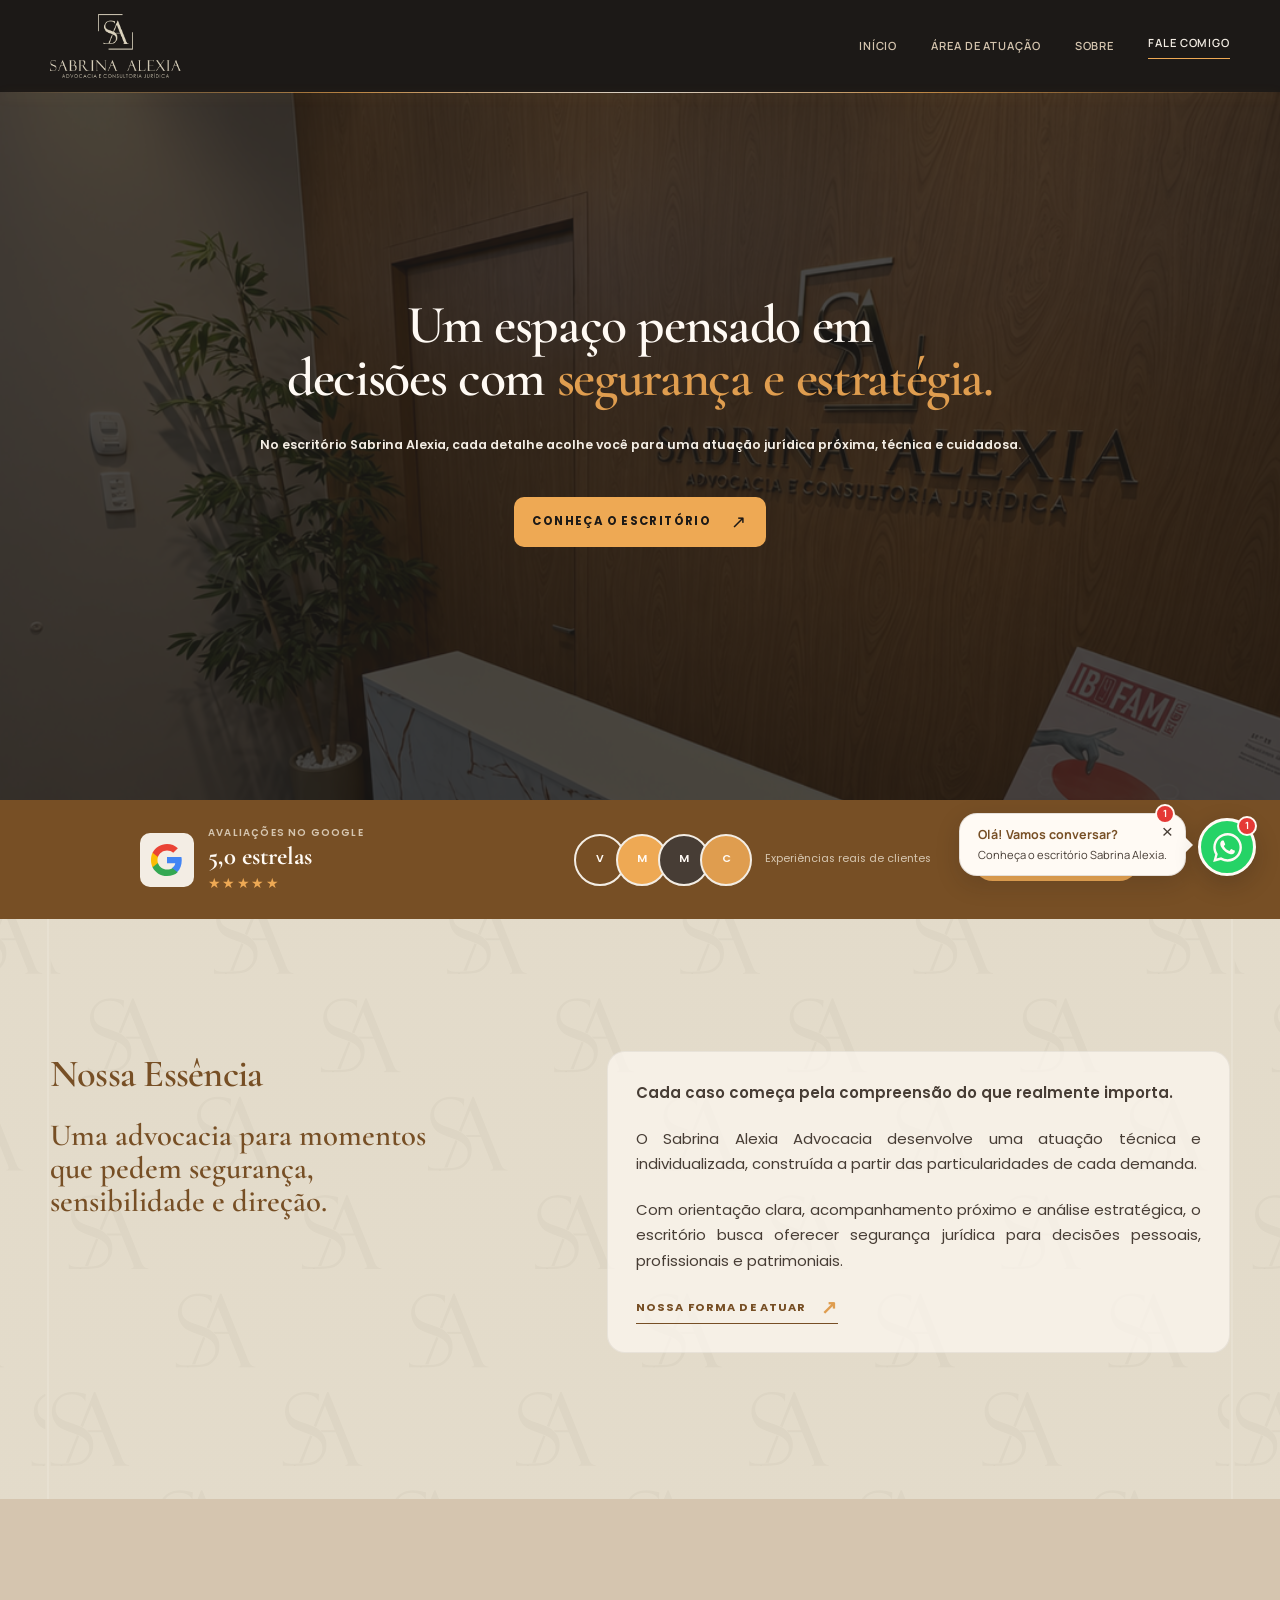
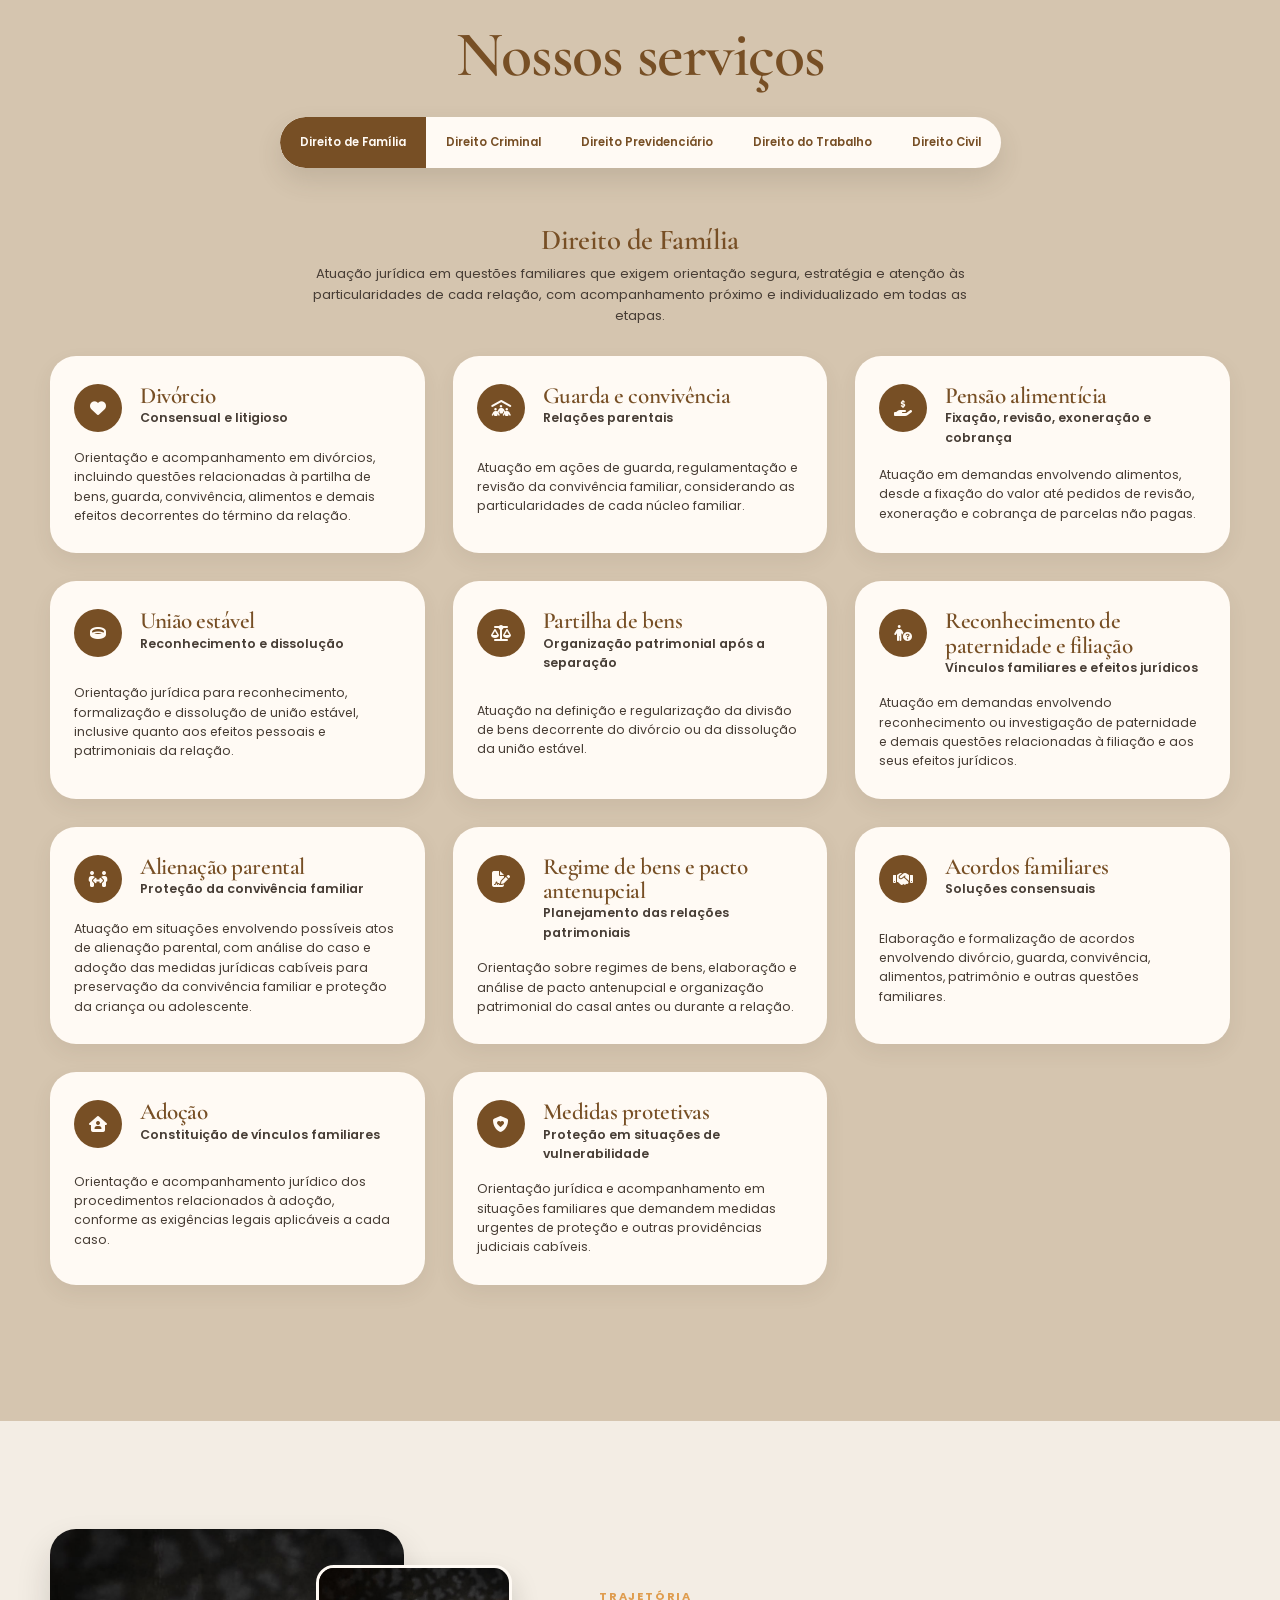
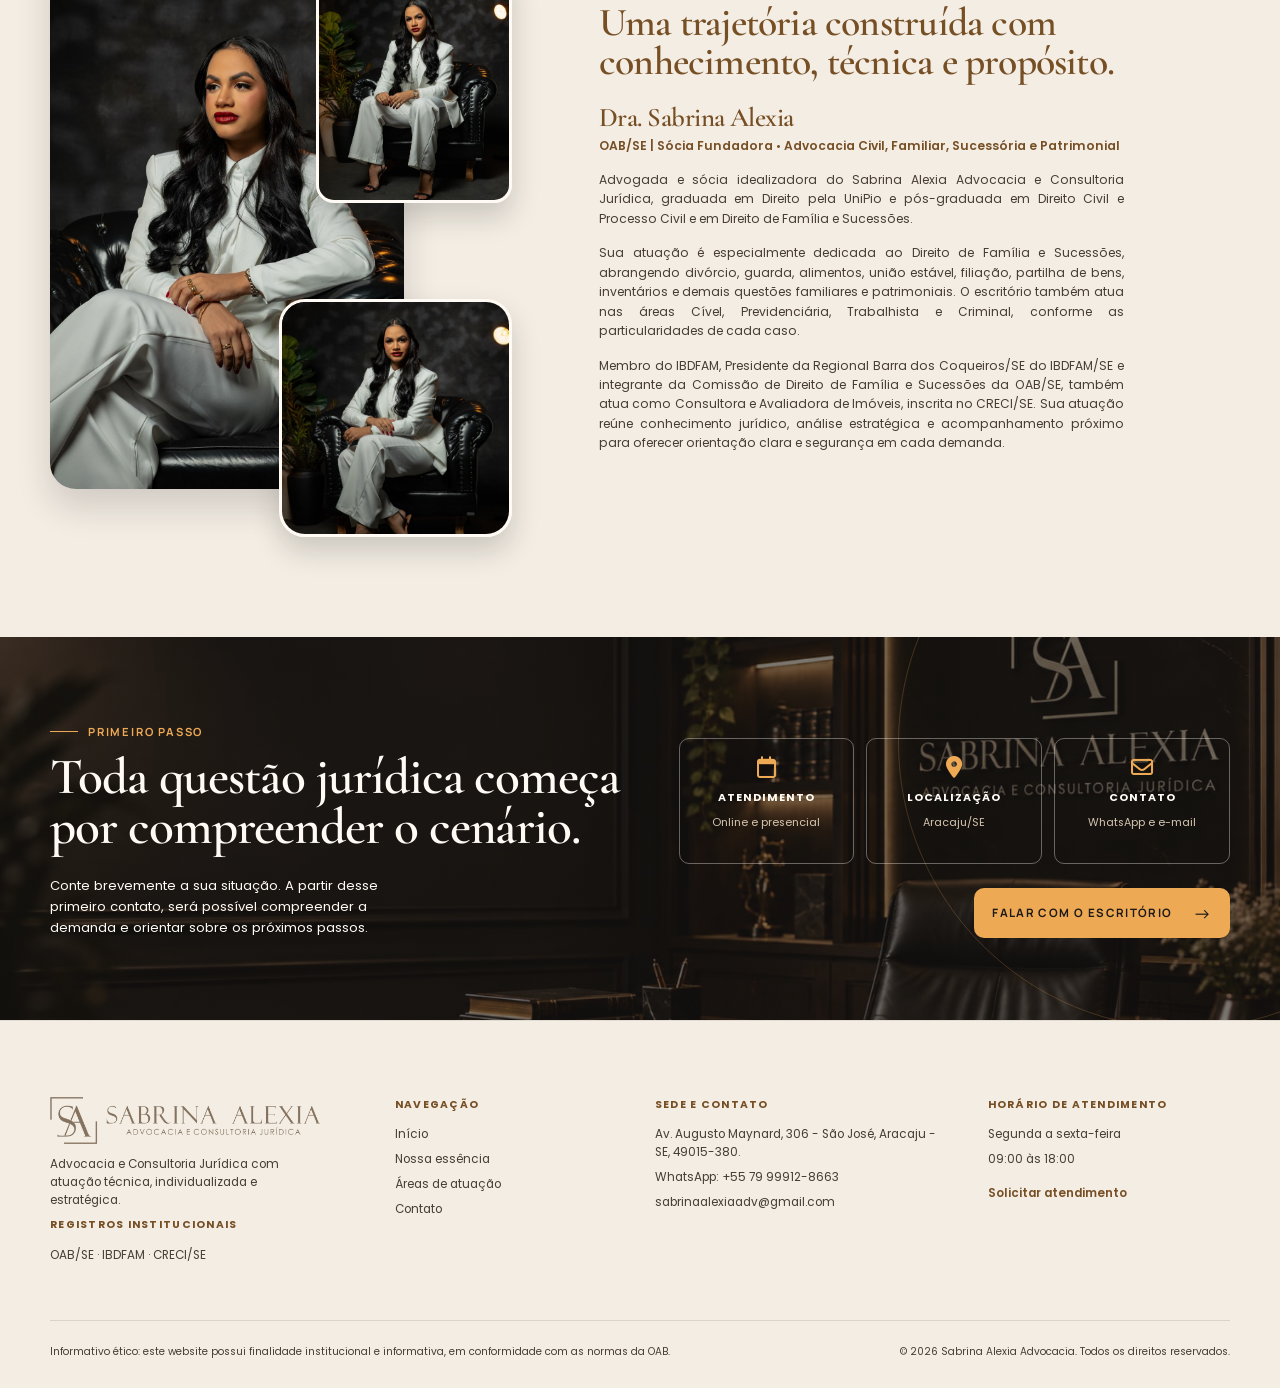
<file: index.html>
<!doctype html>
<html lang="pt-BR">
  <head>
    <meta charset="UTF-8" />
    <meta name="viewport" content="width=device-width, initial-scale=1.0" />
    <meta
      name="description"
      content="Sabrina Alexia Advocacia e Consultoria Jurídica. Atuação estratégica em Direito de Família, Sucessões, Patrimônio e Direito Imobiliário."
    />
    <title>Sabrina Alexia | Advocacia e Consultoria Jurídica</title>
    <link
      rel="icon"
      type="image/png"
      href="assets/images/MARCA D'ÁGUA BEGE PNG.png"
    />
    <link rel="preconnect" href="https://fonts.googleapis.com" />
    <link rel="preconnect" href="https://fonts.gstatic.com" crossorigin />
    <link
      href="https://fonts.googleapis.com/css2?family=Cormorant+Garamond:wght@500;600;700&family=Manrope:wght@400;500;600;700&family=Poppins:wght@400;600&display=swap"
      rel="stylesheet"
    />
    <link
      rel="stylesheet"
      href="https://cdnjs.cloudflare.com/ajax/libs/font-awesome/6.5.2/css/all.min.css"
    />
    <link rel="stylesheet" href="styles.css" />
  </head>
  <body>
    <header class="site-header">
      <div class="container nav">
        <a class="brand" href="#inicio" aria-label="Sabrina Alexia Advocacia, início">
          <img
            class="brand-logo"
            src="assets/images/LOGO C BORDA PNG BEGE.png"
            alt="Sabrina Alexia Advocacia e Consultoria Jurídica"
          />
        </a>
        <nav class="nav-links" aria-label="Navegação principal">
          <a href="#inicio">Início</a>
          <a href="#atuacao">Área De Atuação</a>
          <a href="#sobre">Sobre</a>
          <a class="nav-contact" href="#contato">Fale comigo</a>
        </nav>
      </div>
    </header>

    <main>
      <section class="hero" id="inicio">
        <img
          class="hero-photo"
          src="assets/images/escritório.png"
          alt="Recepção do escritório Sabrina Alexia Advocacia e Consultoria Jurídica"
        />
        <div class="container hero-inner">
          <div class="hero-content">
            <h1>
              Um espaço pensado em<br class="hero-title-break" />
              decisões com <em>segurança e estratégia.</em>
            </h1>
            <p class="hero-description">
              No escritório Sabrina Alexia, cada detalhe acolhe você para uma
              atuação jurídica próxima, técnica e cuidadosa.
            </p>
            <div class="hero-footer">
              <a class="button" href="#contato">Conheça o escritório <span>↗</span></a>
            </div>
          </div>
        </div>
      </section>

      <section class="reviews-highlight" aria-label="Avaliações no Google">
        <div class="container reviews-highlight-inner">
          <div class="reviews-brand">
            <span class="google-icon" aria-hidden="true">
              <svg viewBox="0 0 48 48" role="img">
                <path
                  fill="#4285F4"
                  d="M46.1 24.5c0-1.7-.2-3.3-.5-4.9H24v9.3h12.4c-.5 3-2.2 5.5-4.8 7.2v6h7.8c4.6-4.2 6.7-10.4 6.7-17.6Z"
                />
                <path
                  fill="#34A853"
                  d="M24 48c6.5 0 12-2.1 16-5.8l-7.8-6c-2.1 1.4-4.8 2.2-8.2 2.2-6.3 0-11.7-4.2-13.6-9.9H2.3v6.2C6.2 42.6 14.4 48 24 48Z"
                />
                <path
                  fill="#FBBC05"
                  d="M10.4 28.5c-.5-1.4-.7-2.9-.7-4.5s.3-3.1.7-4.5v-6.2H2.3C.8 16.3 0 20.1 0 24s.8 7.7 2.3 10.7l8.1-6.2Z"
                />
                <path
                  fill="#EA4335"
                  d="M24 9.6c3.6 0 6.8 1.2 9.3 3.6l7-7C36 2.3 30.5 0 24 0 14.4 0 6.2 5.4 2.3 13.3l8.1 6.2C12.3 13.8 17.7 9.6 24 9.6Z"
                />
              </svg>
            </span>
            <div>
              <span class="reviews-kicker">Avaliações no Google</span>
              <strong>5,0 estrelas</strong>
              <span class="reviews-stars" aria-label="Cinco estrelas">★★★★★</span>
            </div>
          </div>
          <div class="reviews-social-proof">
            <div class="review-avatars" aria-hidden="true">
              <span>V</span>
              <span>M</span>
              <span>M</span>
              <span>C</span>
            </div>
            <span>Experiências reais de clientes</span>
          </div>
          <a class="reviews-cta" href="depoimentos/">
            <span>Ver depoimentos</span>
            <i class="fa-solid fa-arrow-right" aria-hidden="true"></i>
          </a>
        </div>
      </section>

      <section class="introduction" id="sobre">
        <div class="container intro-grid">
          <div class="intro-lead-wrap">
            <span class="eyebrow">Nossa Essência</span>
            <p class="intro-lead">
              Uma advocacia para momentos que pedem segurança, sensibilidade e
              direção.
            </p>
          </div>
          <div class="intro-copy">
            <p>
              <strong>Cada caso começa pela compreensão do que realmente importa.</strong>
            </p>
            <p>
              O Sabrina Alexia Advocacia desenvolve uma atuação técnica e
              individualizada, construída a partir das particularidades de cada
              demanda.
            </p>
            <p>
              Com orientação clara, acompanhamento próximo e análise
              estratégica, o escritório busca oferecer segurança jurídica para
              decisões pessoais, profissionais e patrimoniais.
            </p>
            <a class="text-link" href="#contato">Nossa Forma de Atuar <span>↗</span></a>
          </div>
        </div>
      </section>

      <section class="practice" id="atuacao">
        <div class="container">
          <div class="practice-heading">
            <h2>Nossos serviços</h2>
          </div>
          <nav class="practice-tabs" aria-label="Categorias de serviços">
            <a class="is-active" href="#familia" data-category="familia" aria-current="page">Direito de Família</a>
            <a href="#criminal" data-category="criminal">Direito Criminal</a>
            <a href="#previdenciario" data-category="previdenciario">Direito Previdenciário</a>
            <a href="#trabalho" data-category="trabalho">Direito do Trabalho</a>
            <a href="#civil" data-category="civil">Direito Civil</a>
          </nav>
          <div class="practice-focus" aria-live="polite">
            <h3></h3>
            <p></p>
          </div>
          <div class="practice-list" aria-live="polite"></div>
        </div>
      </section>

      <section class="profile">
        <div class="container profile-grid">
          <div class="profile-visual">
            <img
              class="profile-photo"
              src="assets/images/trajetoria/310804b3-5814-4225-b139-f31c59521574.jpg"
              alt="Dra. Sabrina Alexia em seu ambiente profissional"
              loading="lazy"
            />
            <img
              class="profile-detail-photo"
              src="assets/images/trajetoria/2c047bda-2fc9-42ef-afcb-dab165a3ce89.jpg"
              alt="Retrato da Dra. Sabrina Alexia"
              loading="lazy"
            />
            <img
              class="profile-accent-photo"
              src="assets/images/trajetoria/a4f5d063-b96f-4b81-876c-747bbb9be0e1.jpg"
              alt="Dra. Sabrina Alexia em seu ambiente profissional"
              loading="lazy"
            />
          </div>
          <div class="profile-copy">
            <span class="eyebrow">Trajetória</span>
            <h2 class="profile-title">
              Uma trajetória construída com conhecimento, técnica e propósito.
            </h2>
            <h3 class="profile-name">Dra. Sabrina Alexia</h3>
            <p class="profile-role">
              OAB/SE | Sócia Fundadora • Advocacia Civil, Familiar, Sucessória e Patrimonial
            </p>
            <p>
              Advogada e sócia idealizadora do Sabrina Alexia Advocacia e Consultoria Jurídica, graduada em Direito pela UniPio e pós-graduada em Direito Civil e Processo Civil e em Direito de Família e Sucessões.
            </p>
            <p>
              Sua atuação é especialmente dedicada ao Direito de Família e Sucessões, abrangendo divórcio, guarda, alimentos, união estável, filiação, partilha de bens, inventários e demais questões familiares e patrimoniais. O escritório também atua nas áreas Cível, Previdenciária, Trabalhista e Criminal, conforme as particularidades de cada caso.
            </p>
            <p>
              Membro do IBDFAM, Presidente da Regional Barra dos Coqueiros/SE do IBDFAM/SE e integrante da Comissão de Direito de Família e Sucessões da OAB/SE, também atua como Consultora e Avaliadora de Imóveis, inscrita no CRECI/SE. Sua atuação reúne conhecimento jurídico, análise estratégica e acompanhamento próximo para oferecer orientação clara e segurança em cada demanda.
            </p>
          </div>
        </div>
      </section>
      <section class="contact" id="contato">
        <div class="container contact-inner">
          <span class="eyebrow">Primeiro passo</span>
          <div class="contact-layout">
            <div class="contact-copy">
              <h2>Toda questão jurídica começa por compreender o cenário.</h2>
              <p>
                Conte brevemente a sua situação. A partir desse primeiro
                contato, será possível compreender a demanda e orientar sobre
                os próximos passos.
              </p>
            </div>
            <div class="contact-actions">
              <div class="contact-info-grid">
                <div class="contact-info">
                  <i class="fa-regular fa-calendar" aria-hidden="true"></i>
                  <strong>Atendimento</strong>
                  <span>Online e presencial</span>
                </div>
                <div class="contact-info">
                  <i class="fa-solid fa-location-dot" aria-hidden="true"></i>
                  <strong>Localização</strong>
                  <span>Aracaju/SE</span>
                </div>
                <div class="contact-info">
                  <i class="fa-regular fa-envelope" aria-hidden="true"></i>
                  <strong>Contato</strong>
                  <span>WhatsApp e e-mail</span>
                </div>
              </div>
              <a
                class="button contact-button"
                href="https://wa.me/557999128663?text=Ol%C3%A1%2C%20gostaria%20de%20agendar%20um%20atendimento%20com%20o%20escrit%C3%B3rio%20Sabrina%20Alexia."
                target="_blank"
                rel="noopener noreferrer"
              >
                Falar com o escritório <span>→</span>
              </a>
            </div>
          </div>
        </div>
      </section>
    </main>

    <footer>
      <div class="container footer-content">
        <div class="footer-column footer-brand">
          <img
            class="footer-name"
            src="assets/images/LOGO_FOOTER.png"
            alt="Sabrina Alexia Advocacia e Consultoria Jurídica"
          />
          <p class="footer-tagline">
            Advocacia e Consultoria Jurídica com atuação técnica,
            individualizada e estratégica.
          </p>
          <p class="footer-label">Registros institucionais</p>
          <p>OAB/SE · IBDFAM · CRECI/SE</p>
        </div>
        <div class="footer-column">
          <p class="footer-label">Navegação</p>
          <a href="#inicio">Início</a>
          <a href="#sobre">Nossa essência</a>
          <a href="#atuacao">Áreas de atuação</a>
          <a href="#contato">Contato</a>
        </div>
        <div class="footer-column">
          <p class="footer-label">Sede e Contato</p>
          <p>Av. Augusto Maynard, 306 - São José, Aracaju - SE, 49015-380.</p>
          <a href="tel:+5579999128663">WhatsApp: +55 79 99912-8663</a>
          <a href="mailto:sabrinaalexiaadv@gmail.com">
            sabrinaalexiaadv@gmail.com
          </a>
        </div>
        <div class="footer-column">
          <p class="footer-label">Horário de atendimento</p>
          <p>Segunda a sexta-feira</p>
          <p>09:00 às 18:00</p>
          <a class="footer-action" href="#contato">Solicitar atendimento</a>
        </div>
      </div>
      <div class="container footer-bottom">
        <p>
          Informativo ético: este website possui finalidade institucional e
          informativa, em conformidade com as normas da OAB.
        </p>
        <p>© <span id="year"></span> Sabrina Alexia Advocacia. Todos os direitos reservados.</p>
      </div>
    </footer>

    <div class="whatsapp-widget">
      <div
        class="whatsapp-prompt"
      >
        <button class="whatsapp-close" type="button" aria-label="Fechar mensagem">
          ×
        </button>
        <span class="whatsapp-prompt-badge" aria-hidden="true">1</span>
        <a
          href="https://wa.me/557999128663?text=Ol%C3%A1%2C%20gostaria%20de%20conhecer%20melhor%20o%20escrit%C3%B3rio%20Sabrina%20Alexia."
          target="_blank"
          rel="noopener noreferrer"
          aria-label="Conheça o escritório e fale pelo WhatsApp"
        >
          <strong>Olá! Vamos conversar?</strong>
          <span>Conheça o escritório Sabrina Alexia.</span>
        </a>
      </div>
      <a
        class="whatsapp-float"
        href="https://wa.me/557999128663?text=Ol%C3%A1%2C%20gostaria%20de%20conhecer%20melhor%20o%20escrit%C3%B3rio%20Sabrina%20Alexia."
        target="_blank"
        rel="noopener noreferrer"
        aria-label="Fale com o escritório pelo WhatsApp"
        title="Fale conosco pelo WhatsApp"
      >
        <span class="whatsapp-badge" aria-hidden="true">1</span>
        <svg viewBox="0 0 24 24" aria-hidden="true">
          <path d="M20.5 3.5A11.8 11.8 0 0 0 12.08 0C5.55 0 .23 5.31.23 11.85c0 2.09.55 4.13 1.6 5.93L.13 24l6.37-1.67a11.83 11.83 0 0 0 5.58 1.42h.01c6.53 0 11.84-5.31 11.84-11.85 0-3.17-1.23-6.14-3.43-8.4ZM12.09 21.7h-.01a9.83 9.83 0 0 1-5.01-1.37l-.36-.21-3.78.99 1.01-3.69-.23-.38a9.84 9.84 0 1 1 8.38 4.66Zm5.4-7.38c-.3-.15-1.76-.87-2.03-.97-.27-.1-.47-.15-.67.15-.2.3-.77.97-.94 1.17-.17.2-.35.22-.65.07-1.76-.88-2.91-1.57-4.07-3.56-.31-.53.31-.49.89-1.63.1-.2.05-.37-.03-.52-.07-.15-.67-1.62-.92-2.22-.24-.58-.49-.5-.67-.51h-.57c-.2 0-.52.07-.79.37-.27.3-1.04 1.02-1.04 2.49s1.07 2.89 1.22 3.09c.15.2 2.1 3.2 5.09 4.49.71.31 1.26.49 1.69.63.71.23 1.35.2 1.86.12.57-.09 1.76-.72 2.01-1.42.25-.7.25-1.3.17-1.42-.07-.12-.27-.2-.57-.35Z" />
        </svg>
      </a>
      <button class="whatsapp-reopen" type="button" aria-label="Reabrir mensagem do WhatsApp">
        <span class="whatsapp-badge" aria-hidden="true">1</span>
        <svg viewBox="0 0 24 24" aria-hidden="true">
          <path d="M20.5 3.5A11.8 11.8 0 0 0 12.08 0C5.55 0 .23 5.31.23 11.85c0 2.09.55 4.13 1.6 5.93L.13 24l6.37-1.67a11.83 11.83 0 0 0 5.58 1.42h.01c6.53 0 11.84-5.31 11.84-11.85 0-3.17-1.23-6.14-3.43-8.4ZM12.09 21.7h-.01a9.83 9.83 0 0 1-5.01-1.37l-.36-.21-3.78.99 1.01-3.69-.23-.38a9.84 9.84 0 1 1 8.38 4.66Zm5.4-7.38c-.3-.15-1.76-.87-2.03-.97-.27-.1-.47-.15-.67.15-.2.3-.77.97-.94 1.17-.17.2-.35.22-.65.07-1.76-.88-2.91-1.57-4.07-3.56-.31-.53.31-.49.89-1.63.1-.2.05-.37-.03-.52-.07-.15-.67-1.62-.92-2.22-.24-.58-.49-.5-.67-.51h-.57c-.2 0-.52.07-.79.37-.27.3-1.04 1.02-1.04 2.49s1.07 2.89 1.22 3.09c.15.2 2.1 3.2 5.09 4.49.71.31 1.26.49 1.69.63.71.23 1.35.2 1.86.12.57-.09 1.76-.72 2.01-1.42.25-.7.25-1.3.17-1.42-.07-.12-.27-.2-.57-.35Z" />
        </svg>
      </button>
    </div>

    <script src="script.js"></script>
  </body>
</html>
</file>
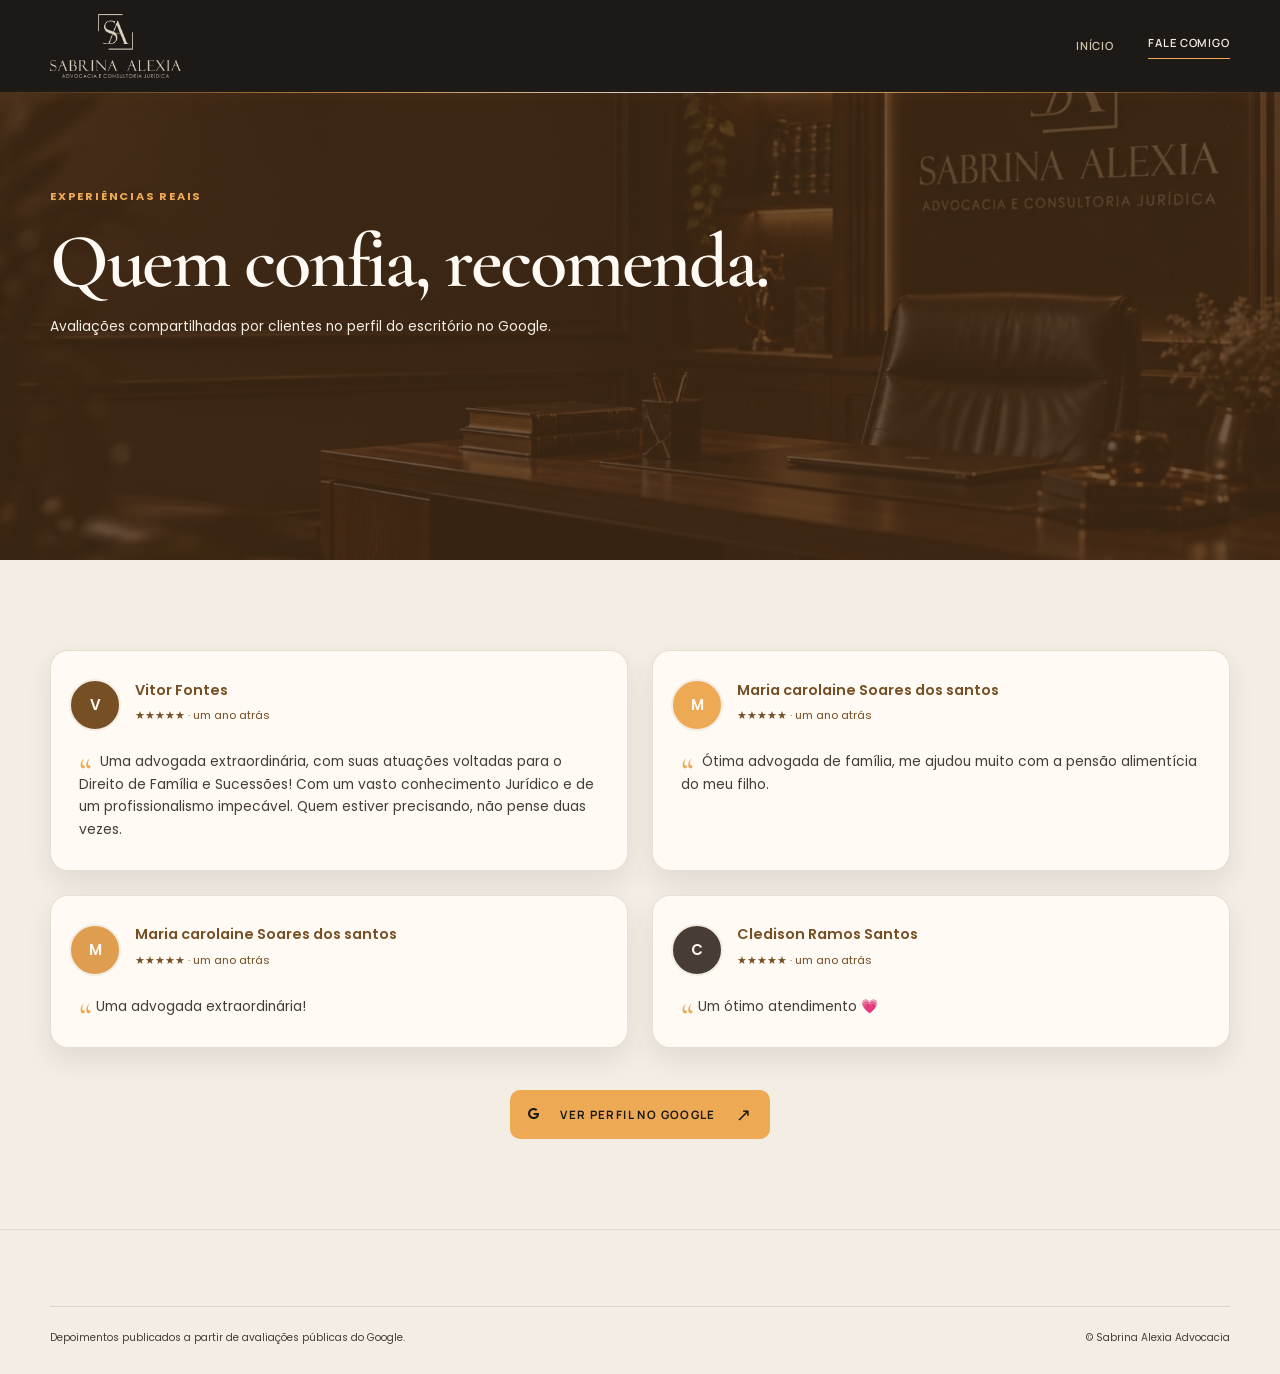
<file: depoimentos/index.html>
<!doctype html>
<html lang="pt-BR">
  <head>
    <meta charset="UTF-8" />
    <meta name="viewport" content="width=device-width, initial-scale=1.0" />
    <meta
      name="description"
      content="Avaliações de clientes sobre Sabrina Alexia Advocacia e Consultoria Jurídica."
    />
    <title>Depoimentos | Sabrina Alexia Advocacia</title>
    <link
      rel="icon"
      type="image/png"
      href="../assets/images/MARCA D'ÁGUA BEGE PNG.png"
    />
    <link rel="preconnect" href="https://fonts.googleapis.com" />
    <link rel="preconnect" href="https://fonts.gstatic.com" crossorigin />
    <link
      href="https://fonts.googleapis.com/css2?family=Cormorant+Garamond:wght@500;600;700&family=Manrope:wght@400;500;600;700&family=Poppins:wght@400;600&display=swap"
      rel="stylesheet"
    />
    <link
      rel="stylesheet"
      href="https://cdnjs.cloudflare.com/ajax/libs/font-awesome/6.5.2/css/all.min.css"
    />
    <link rel="stylesheet" href="../styles.css" />
  </head>
  <body class="reviews-page">
    <header class="site-header">
      <div class="container nav">
        <a class="brand" href="../" aria-label="Sabrina Alexia Advocacia, início">
          <img
            class="brand-logo"
            src="../assets/images/LOGO C BORDA PNG BEGE.png"
            alt="Sabrina Alexia Advocacia e Consultoria Jurídica"
          />
        </a>
        <nav class="nav-links" aria-label="Navegação principal">
          <a href="../">Início</a>
          <a class="nav-contact" href="../#contato">Fale comigo</a>
        </nav>
      </div>
    </header>

    <main>
      <section class="reviews-hero">
        <div class="container">
          <span class="eyebrow">Experiências reais</span>
          <h1>Quem confia, recomenda.</h1>
          <p>
            Avaliações compartilhadas por clientes no perfil do escritório no
            Google.
          </p>
        </div>
      </section>

      <section class="reviews-list-section">
        <div class="container reviews-list">
          <article class="review-card">
            <div class="review-card-heading">
              <span class="review-initial">V</span>
              <div>
                <h2>Vitor Fontes</h2>
                <span>★★★★★ · um ano atrás</span>
              </div>
            </div>
            <p>
              Uma advogada extraordinária, com suas atuações voltadas para o
              Direito de Família e Sucessões! Com um vasto conhecimento
              Jurídico e de um profissionalismo impecável. Quem estiver
              precisando, não pense duas vezes.
            </p>
          </article>

          <article class="review-card">
            <div class="review-card-heading">
              <span class="review-initial review-initial-green">M</span>
              <div>
                <h2>Maria carolaine Soares dos santos</h2>
                <span>★★★★★ · um ano atrás</span>
              </div>
            </div>
            <p>
              Ótima advogada de família, me ajudou muito com a pensão
              alimentícia do meu filho.
            </p>
          </article>

          <article class="review-card">
            <div class="review-card-heading">
              <span class="review-initial review-initial-light">M</span>
              <div>
                <h2>Maria carolaine Soares dos santos</h2>
                <span>★★★★★ · um ano atrás</span>
              </div>
            </div>
            <p>Uma advogada extraordinária!</p>
          </article>

          <article class="review-card">
            <div class="review-card-heading">
              <span class="review-initial review-initial-purple">C</span>
              <div>
                <h2>Cledison Ramos Santos</h2>
                <span>★★★★★ · um ano atrás</span>
              </div>
            </div>
            <p>Um ótimo atendimento 💗</p>
          </article>
        </div>
        <div class="container reviews-source">
          <a
            class="button"
            href="https://maps.app.goo.gl/KoTgnVdpY5BE6ug59"
            target="_blank"
            rel="noopener noreferrer"
          >
            <i class="fa-brands fa-google" aria-hidden="true"></i>
            Ver perfil no Google <span>↗</span>
          </a>
        </div>
      </section>
    </main>

    <footer>
      <div class="container footer-bottom">
        <p>Depoimentos publicados a partir de avaliações públicas do Google.</p>
        <p>© Sabrina Alexia Advocacia</p>
      </div>
    </footer>
  </body>
</html>
</file>
<file: styles.css>
:root {
  --ivory: #f3ede4;
  --sand: #d5c5af;
  --brown: #774f25;
  --ink: #473d35;
  --copper: #eea954;
  --black: #1c1917;
  --white: #fffaf4;
  --teste: #df9d4f;
  --line: rgba(71, 61, 53, 0.18);
  --radius-sm: 10px;
  --radius-md: 18px;
  --radius-lg: 26px;
  --serif: "Cormorant Garamond", Georgia, serif;
  --sans: "Manrope", Arial, sans-serif;
}

* {
  box-sizing: border-box;
}

html {
  scroll-behavior: smooth;
}

body {
  margin: 0;
  background: var(--ivory);
  color: var(--ink);
  font-family: var(--sans);
  font-size: 15px;
  line-height: 1.7;
}

img {
  display: block;
  max-width: 100%;
}

a {
  color: inherit;
  text-decoration: none;
}

button,
a {
  -webkit-tap-highlight-color: transparent;
}

.container {
  width: min(1180px, calc(100% - 48px));
  margin: 0 auto;
}

.eyebrow {
  align-items: center;
  color: var(--copper);
  display: flex;
  font-size: 0.7rem;
  font-weight: 700;
  gap: 10px;
  letter-spacing: 0.16em;
  line-height: 1.2;
  text-transform: uppercase;
}

.eyebrow::before {
  background: currentColor;
  content: "";
  height: 1px;
  width: 28px;
}

h1,
h2,
h3,
p {
  margin-top: 0;
}

h1,
h2,
h3 {
  font-family: var(--serif);
  font-weight: 600;
  letter-spacing: -0.02em;
}

h1 {
  font-size: clamp(3.2rem, 5.6vw, 5rem);
  line-height: 0.92;
  margin-bottom: 30px;
  max-width: 740px;
}

h2 {
  font-size: clamp(2.8rem, 5vw, 4.8rem);
  line-height: 0.93;
  margin-bottom: 26px;
}

h3 {
  font-size: 1.7rem;
  line-height: 1;
  margin-bottom: 12px;
}

.button {
  align-items: center;
  background: var(--copper);
  border-radius: var(--radius-sm);
  color: var(--black);
  display: inline-flex;
  font-family: var(--sans);
  font-size: 0.72rem;
  font-weight: 700;
  gap: 20px;
  justify-content: space-between;
  letter-spacing: 0.12em;
  min-width: 192px;
  padding: 15px 18px;
  text-transform: uppercase;
  transition: background 180ms ease, transform 180ms ease;
}

.hero-footer .button {
  font-family: "Poppins", var(--sans);
}

.button:hover,
.button:focus-visible {
  background: var(--white);
  transform: translateY(-2px);
}

.button span {
  font-size: 1.15rem;
  font-weight: 400;
  line-height: 1;
}

.site-header {
  background: var(--black);
  color: var(--ivory);
  position: absolute;
  top: 0;
  width: 100%;
  z-index: 10;
}

.site-header::after {
  background: linear-gradient(
    90deg,
    transparent,
    rgba(238, 169, 84, 0.72) 28%,
    rgba(243, 237, 228, 0.86) 50%,
    rgba(238, 169, 84, 0.72) 72%,
    transparent
  );
  bottom: -1px;
  box-shadow: 0 3px 12px rgba(238, 169, 84, 0.28);
  content: "";
  height: 1px;
  left: 0;
  position: absolute;
  width: 100%;
  animation: header-divider-pulse 3.2s ease-in-out infinite;
}

@keyframes header-divider-pulse {
  0%,
  100% {
    opacity: 0.72;
    box-shadow: 0 3px 12px rgba(238, 169, 84, 0.2);
  }

  50% {
    opacity: 1;
    box-shadow: 0 3px 18px rgba(238, 169, 84, 0.52);
  }
}

.nav {
  align-items: center;
  display: flex;
  height: 92px;
  justify-content: space-between;
}

.brand {
  align-items: center;
  display: flex;
  max-width: 330px;
}

.brand-logo {
  height: auto;
  max-height: 64px;
  object-fit: contain;
  width: 100%;
}

.nav-links {
  align-items: center;
  display: flex;
  gap: 34px;
}

.nav-links a {
  color: var(--sand);
  font-size: 0.7rem;
  font-weight: 600;
  letter-spacing: 0.08em;
  text-transform: uppercase;
  transition: color 180ms ease;
}

.nav-links a:hover,
.nav-links a:focus-visible {
  color: var(--copper);
}

.nav-contact {
  border-bottom: 1px solid var(--copper);
  color: var(--ivory) !important;
  padding-bottom: 5px;
}

.hero {
  background: var(--black);
  color: var(--ivory);
  min-height: 800px;
  overflow: hidden;
  position: relative;
}

.hero::before {
  background: rgba(28, 25, 23, 0.80);
  content: "";
  inset: 0;
  position: absolute;
  z-index: 1;
}

.hero-photo {
  border-radius: 0;
  height: 100%;
  inset: 0;
  object-fit: cover;
  object-position: center 26%;
  opacity: 1,25;
  position: absolute;
  width: 100%;
}

.hero-inner {
  align-items: center;
  display: flex;
  min-height: 800px;
  position: relative;
  z-index: 2;
}

.hero-content {
  margin: 0 auto;
  padding: 126px 0 80px;
  text-align: center;
  width: min(100%, 1000px);
}

.hero h1 {
  color: var(--white);
  font-family: "IvyPresto Display", "IvyPresto", var(--serif);
  font-size: clamp(2.6rem, 4.2vw, 4.2rem);
  font-style: normal;
  font-weight: 600;
  letter-spacing: -0.025em;
  line-height: 0.98;
  margin-left: auto;
  margin-right: auto;
  max-width: 1000px;
}

.hero h1 em {
  color: var(--teste);
  font-style: normal;
}

.hero-description {
  color: var(--ivory);
  font-family: "Poppins", var(--sans);
  font-size: 0.78rem;
  font-weight: 600;
  line-height: 1.65;
  margin-left: auto;
  margin-right: auto;
  max-width: none;
  white-space: nowrap;
}

.hero-footer {
  align-items: center;
  display: flex;
  gap: 32px;
  justify-content: center;
  margin-top: 42px;
}

.reviews-highlight {
  background: var(--brown);
  color: var(--ivory);
  padding: 25px 0;
}

.reviews-highlight-inner {
  align-items: center;
  display: grid;
  gap: 28px;
  grid-template-columns: 1.1fr 1fr auto;
  justify-content: space-between;
  max-width: 1000px;
}

.reviews-brand {
  align-items: center;
  display: flex;
  gap: 14px;
}

.google-icon {
  align-items: center;
  background: var(--ivory);
  border-radius: var(--radius-sm);
  display: flex;
  height: 54px;
  justify-content: center;
  width: 54px;
}

.google-icon svg {
  height: 32px;
  width: 32px;
}

.reviews-brand > div {
  display: grid;
  gap: 2px;
}

.reviews-kicker {
  color: var(--sand);
  font-family: "Poppins", var(--sans);
  font-size: 0.62rem;
  font-weight: 600;
  letter-spacing: 0.12em;
  text-transform: uppercase;
}

.reviews-brand strong {
  color: var(--white);
  font-family: "IvyPresto Display", "IvyPresto", var(--serif);
  font-size: 1.55rem;
  line-height: 1;
}

.reviews-stars {
  color: var(--copper);
  font-size: 0.86rem;
  letter-spacing: 0.1em;
}

.reviews-social-proof {
  align-items: center;
  color: var(--sand);
  display: flex;
  font-family: "Poppins", var(--sans);
  font-size: 0.68rem;
  gap: 13px;
}

.review-avatars {
  display: flex;
  padding-left: 10px;
}

.review-avatars span,
.review-initial {
  align-items: center;
  background: var(--brown);
  border: 2px solid var(--ivory);
  border-radius: 50%;
  color: var(--white);
  display: flex;
  font-family: "Poppins", var(--sans);
  font-weight: 600;
  height: 52px;
  justify-content: center;
  margin-left: -10px;
  width: 52px;
}

.review-avatars span:nth-child(2) {
  background: var(--copper);
}

.review-avatars span:nth-child(3) {
  background: var(--ink);
}

.review-avatars span:nth-child(4) {
  background: var(--teste);
}

.reviews-cta {
  align-items: center;
  background: var(--copper);
  border: 0;
  border-radius: 999px;
  color: var(--black);
  display: inline-flex;
  font-family: "Poppins", var(--sans);
  font-size: 0.66rem;
  font-weight: 700;
  gap: 13px;
  letter-spacing: 0.05em;
  padding: 12px 17px;
  text-transform: uppercase;
  transition: background 180ms ease, transform 180ms ease;
}

.reviews-cta:hover,
.reviews-cta:focus-visible {
  background: var(--white);
  color: var(--black);
  transform: translateY(-2px);
}

.reviews-page {
  background: var(--ivory);
}

.reviews-hero {
  background:
    linear-gradient(rgba(71, 45, 23, 0.78), rgba(71, 45, 23, 0.78)),
    url("assets/images/a2501707-4bcc-4baf-8f2f-e512de592bfa.jpg") center 42% /
      cover;
  color: var(--white);
  min-height: 560px;
  padding: 190px 0 120px;
}

.reviews-hero .eyebrow {
  color: var(--copper);
  font-family: "Poppins", var(--sans);
}

.reviews-hero .eyebrow::before {
  display: none;
}

.reviews-hero h1 {
  color: var(--white);
  font-family: "IvyPresto Display", "IvyPresto", var(--serif);
  font-size: clamp(3.2rem, 6vw, 5.8rem);
  font-weight: 600;
  letter-spacing: -0.03em;
  line-height: 0.9;
  margin: 24px 0 18px;
  max-width: 760px;
}

.reviews-hero p {
  color: var(--ivory);
  font-family: "Poppins", var(--sans);
  font-size: 0.86rem;
  line-height: 1.7;
  max-width: 520px;
}

.reviews-list-section {
  background: var(--ivory);
  padding: 90px 0;
}

.reviews-list {
  display: grid;
  gap: 24px;
  grid-template-columns: repeat(2, 1fr);
}

.review-card {
  background: var(--white);
  border: 1px solid rgba(119, 79, 37, 0.16);
  border-radius: var(--radius-md);
  box-shadow: 0 12px 26px rgba(71, 61, 53, 0.1);
  padding: 28px;
}

.review-card p::before {
  color: var(--copper);
  content: "“";
  font-family: "IvyPresto Display", "IvyPresto", var(--serif);
  font-size: 2.4rem;
  line-height: 0;
  margin-right: 4px;
  vertical-align: -0.45em;
}

.review-card-heading {
  align-items: center;
  display: flex;
  gap: 14px;
  margin-bottom: 20px;
}

.review-card-heading h2 {
  color: var(--brown);
  font-family: "Poppins", var(--sans);
  font-size: 0.9rem;
  letter-spacing: 0;
  margin: 0 0 4px;
}

.review-card-heading div > span {
  color: var(--brown);
  font-family: "Poppins", var(--sans);
  font-size: 0.7rem;
}

.review-card p {
  color: var(--ink);
  font-family: "Poppins", var(--sans);
  font-size: 0.86rem;
  line-height: 1.65;
  margin: 0;
}

.review-initial-green {
  background: var(--copper);
}

.review-initial-light {
  background: var(--teste);
}

.review-initial-purple {
  background: var(--ink);
}

.reviews-source {
  display: flex;
  justify-content: center;
  margin-top: 42px;
}

.hero-note {
  color: var(--sand);
  font-size: 0.74rem;
  line-height: 1.45;
  max-width: 155px;
}

.hero-note strong {
  color: var(--white);
  display: block;
  font-family: var(--serif);
  font-size: 1.2rem;
  font-weight: 600;
}

.scroll-cue {
  align-items: center;
  bottom: 32px;
  color: var(--sand);
  display: flex;
  font-size: 0.65rem;
  gap: 10px;
  left: 50%;
  letter-spacing: 0.14em;
  position: absolute;
  text-transform: uppercase;
  transform: translateX(-50%);
  z-index: 2;
}

.scroll-cue::after {
  background: var(--copper);
  content: "";
  height: 1px;
  width: 34px;
}

.introduction {
  background-color: var(--ivory);
  background-image: linear-gradient(
      rgba(243, 237, 228, 0.32),
      rgba(243, 237, 228, 0.32)
    ),
    url("assets/images/Fundo_SA.png");
  background-position: center;
  background-repeat: repeat;
  font-family: "IvyPresto Display", "IvyPresto", var(--serif);
  font-weight: 600;
  padding: 132px 0 146px;
}

.intro-grid {
  display: grid;
  gap: 12%;
  grid-template-columns: 0.8fr 1.2fr;
}

.intro-lead {
  color: var(--brown);
  font-family: var(--serif);
  font-size: clamp(1.45rem, 2.4vw, 2.15rem);
  line-height: 1.08;
  margin: 0;
}

.intro-lead-wrap .eyebrow {
  color: var(--brown);
  font-family: var(--serif);
  font-size: clamp(1.8rem, 3vw, 2.7rem);
  font-weight: 600;
  letter-spacing: -0.02em;
  margin-bottom: 22px;
  text-transform: none;
}

.intro-lead-wrap .eyebrow::before {
  display: none;
}

.intro-copy {
  background: rgba(255, 250, 244, 0.68);
  border: 1px solid rgba(71, 61, 53, 0.08);
  border-radius: var(--radius-md);
  color: var(--ink);
  font-family: "Poppins", var(--sans);
  padding: 28px;
  text-align: justify;
}

.intro-copy p {
  font-weight: 400;
}

.intro-copy p:first-child strong {
  font-weight: 600;
}

.intro-copy p {
  margin-bottom: 20px;
  max-width: 580px;
}

.text-link {
  align-items: center;
  border-bottom: 1px solid var(--brown);
  color: var(--brown);
  display: inline-flex;
  font-size: 0.7rem;
  font-weight: 700;
  gap: 15px;
  letter-spacing: 0.1em;
  padding-bottom: 6px;
  text-transform: uppercase;
}

.text-link span {
  color: var(--teste);
  font-size: 1.2rem;
  line-height: 0.6;
}

.practice {
  background: var(--sand);
  padding: 126px 0 136px;
}

.practice-heading {
  display: grid;
  justify-items: center;
  margin-bottom: 32px;
  text-align: center;
}

.practice-heading .eyebrow {
  color: var(--brown);
  margin-bottom: 12px;
}

.practice-heading h2 {
  color: var(--brown);
  font-family: "IvyPresto Display", "IvyPresto", var(--serif);
  font-weight: 600;
  margin: 0;
  text-transform: none;
}

.practice-tabs {
  align-items: center;
  background: var(--white);
  border-radius: 999px;
  box-shadow: 0 12px 26px rgba(71, 61, 53, 0.14);
  display: flex;
  margin: 0 auto 58px;
  max-width: 100%;
  overflow-x: auto;
  scrollbar-width: none;
  width: max-content;
}

.practice-tabs::-webkit-scrollbar {
  display: none;
}

.practice-tabs a {
  color: var(--brown);
  flex: 0 0 auto;
  font-family: "Poppins", var(--sans);
  font-size: 0.72rem;
  font-weight: 600;
  padding: 16px 20px;
  transition: background 180ms ease, color 180ms ease;
  white-space: nowrap;
}

.practice-tabs a:first-child {
  border-radius: 999px 0 0 999px;
}

.practice-tabs a:last-child {
  border-radius: 0 999px 999px 0;
}

.practice-tabs a:hover,
.practice-tabs a:focus-visible,
.practice-tabs a.is-active {
  background: var(--brown);
  color: var(--white);
}

.practice-focus {
  margin: 0 auto 30px;
  max-width: 700px;
  text-align: center;
}

.practice-focus h3 {
  color: var(--brown);
  font-family: "IvyPresto Display", "IvyPresto", var(--serif);
  font-weight: 600;
  font-size: 1.8rem;
  margin: 0 0 8px;
}

.practice-focus p {
  color: var(--ink);
  font-family: "Poppins", var(--sans);
  font-size: 0.82rem;
  line-height: 1.6;
  margin: 0;
}

.practice-list {
  display: grid;
  gap: 28px;
  grid-template-columns: repeat(3, 1fr);
}

.practice-item {
  background: var(--white);
  border-radius: var(--radius-lg);
  box-shadow: 0 8px 20px rgba(71, 61, 53, 0.08);
  display: grid;
  gap: 16px 18px;
  grid-template-columns: 48px 1fr;
  padding: 28px 24px;
  transition: box-shadow 180ms ease, transform 180ms ease;
}

.practice-item:hover {
  box-shadow: 0 14px 28px rgba(71, 61, 53, 0.16);
  transform: translateY(-3px);
}

.practice-card-icon {
  align-items: center;
  background: var(--brown);
  border-radius: 50%;
  color: var(--white);
  display: flex;
  font-family: var(--serif);
  font-size: 1rem;
  height: 48px;
  justify-content: center;
  width: 48px;
}

.practice-card-icon i {
  line-height: 1;
}

.practice-item h3 {
  color: var(--brown);
  font-family: "IvyPresto Display", "IvyPresto", var(--serif);
  font-weight: 600;
  font-size: 1.45rem;
  line-height: 1.05;
  margin: 0;
}

.practice-subtitle {
  color: var(--brown);
  font-family: "Poppins", var(--sans);
  font-size: 0.68rem;
  font-weight: 600;
  margin: 4px 0 0;
}

.practice-item p {
  color: var(--ink);
  font-family: "Poppins", var(--sans);
  font-size: 0.78rem;
  line-height: 1.55;
  margin: 0;
  grid-column: 1 / -1;
  text-align: left;
}

.profile {
  background: var(--ivory);
  padding: 108px 0;
}

.profile-grid {
  align-items: center;
  display: grid;
  gap: 7%;
  grid-template-columns: minmax(280px, 0.85fr) 1.15fr;
}

.profile-visual {
  min-height: 600px;
  position: relative;
}

.profile-photo {
  border-radius: var(--radius-lg);
  box-shadow: 0 18px 34px rgba(28, 25, 23, 0.16);
  height: 560px;
  object-fit: cover;
  object-position: center center;
  position: relative;
  width: 76%;
  z-index: 1;
}

.profile-detail-photo {
  border: 3px solid var(--white);
  border-radius: var(--radius-md);
  box-shadow: 0 14px 28px rgba(28, 25, 23, 0.18);
  height: 238px;
  object-fit: cover;
  object-position: center center;
  position: absolute;
  right: 1%;
  top: 36px;
  width: 42%;
  z-index: 3;
}

.profile-accent-photo {
  border: 3px solid var(--white);
  border-radius: var(--radius-lg);
  box-shadow: 0 14px 28px rgba(28, 25, 23, 0.18);
  height: 238px;
  object-fit: cover;
  object-position: center center;
  position: absolute;
  bottom: -8px;
  right: 1%;
  width: 50%;
  z-index: 2;
}

.profile-title {
  color: var(--brown);
  font-family: "IvyPresto Display", "IvyPresto", var(--serif);
  font-size: clamp(2rem, 3.1vw, 3.15rem);
  line-height: 0.98;
  margin-bottom: 24px;
  max-width: 650px;
}

.profile-name {
  color: var(--brown);
  font-family: "IvyPresto Display", "IvyPresto", var(--serif);
  font-size: clamp(1.45rem, 2.1vw, 1.95rem);
  margin-bottom: 4px;
}

.profile-role {
  color: var(--brown);
  font-family: "Poppins", var(--sans);
  font-size: 0.72rem;
  font-weight: 600;
  line-height: 1.5;
  max-width: 525px;
}

.profile-copy {
  font-family: "Poppins", var(--sans);
}

.profile-copy .eyebrow {
  color: var(--teste);
}

.profile-copy .eyebrow::before {
  display: none;
}

.profile-copy > p {
  font-family: "Poppins", var(--sans);
  font-size: 0.76rem;
  line-height: 1.6;
  margin-bottom: 15px;
  max-width: 525px;
  text-align: justify;
  text-align-last: left;
}

.profile-details {
  border-top: 1px solid var(--line);
  display: grid;
  gap: 24px;
  grid-template-columns: 1fr 1fr;
  margin-top: 38px;
  padding-top: 26px;
}

.detail strong {
  color: var(--brown);
  display: block;
  font-family: var(--serif);
  font-size: 1.4rem;
  font-weight: 600;
  line-height: 1.1;
  margin-bottom: 7px;
}

.detail span {
  display: block;
  font-size: 0.75rem;
  line-height: 1.4;
}

.credentials {
  background: var(--sand);
  border-bottom: 1px solid rgba(238, 169, 84, 0.28);
  border-top: 1px solid rgba(238, 169, 84, 0.28);
  padding: 62px 0;
}

.credentials-grid {
  align-items: start;
  display: grid;
  gap: 34px;
  grid-template-columns: repeat(4, 1fr);
}

.credential-item {
  min-width: 0;
  position: relative;
}

.credential-item:not(:first-child)::before {
  background: rgba(71, 61, 53, 0.28);
  content: "";
  height: 78px;
  left: -17px;
  position: absolute;
  top: 2px;
  width: 1px;
}

.credential-item h3 {
  align-items: baseline;
  color: var(--brown);
  display: flex;
  flex-wrap: nowrap;
  font-family: "IvyPresto Display", "IvyPresto", var(--serif);
  font-size: 1.35rem;
  gap: 5px;
  line-height: 1;
  margin-bottom: 10px;
  min-height: 2.35rem;
  white-space: nowrap;
}

.credential-item h3 strong {
  color: var(--teste);
  font-family: "IvyPresto Display", "IvyPresto", var(--serif);
  font-size: 1.85rem;
  font-weight: 600;
}

.credential-item h3 span {
  color: var(--teste);
}

.credential-item p {
  color: var(--ink);
  font-family: "Poppins", var(--sans);
  font-size: 0.74rem;
  line-height: 1.55;
  margin: 0;
}

.contact {
  background:
    linear-gradient(rgba(28, 25, 23, 0.58), rgba(28, 25, 23, 0.58)),
    url("assets/images/a2501707-4bcc-4baf-8f2f-e512de592bfa.jpg") center 35% / cover;
  color: var(--ivory);
  overflow: hidden;
  padding: 88px 0 82px;
  position: relative;
}

.contact::after {
  border: 1px solid rgba(238, 169, 84, 0.22);
  border-radius: 50%;
  content: "";
  height: 570px;
  position: absolute;
  right: -190px;
  top: -180px;
  width: 570px;
}

.contact-inner {
  position: relative;
  z-index: 1;
}

.contact-layout {
  align-items: end;
  display: grid;
  gap: 48px;
  grid-template-columns: minmax(0, 1fr) minmax(430px, 0.95fr);
}

.contact-copy h2 {
  color: var(--white);
  font-size: clamp(2.25rem, 4vw, 4.1rem);
  line-height: 0.98;
  margin-bottom: 22px;
  max-width: 620px;
}

.contact-copy {
  display: block;
}

.contact-copy p {
  color: var(--white);
  font-family: "Poppins", var(--sans);
  font-size: 0.82rem;
  line-height: 1.6;
  margin: 0;
  max-width: 350px;
}

.contact-actions {
  display: grid;
  gap: 24px;
}

.contact-info-grid {
  display: grid;
  gap: 12px;
  grid-template-columns: repeat(3, 1fr);
}

.contact-info {
  align-items: center;
  border: 1px solid rgba(243, 237, 228, 0.38);
  border-radius: var(--radius-sm);
  display: flex;
  flex-direction: column;
  gap: 7px;
  min-height: 126px;
  padding: 18px 10px;
  text-align: center;
}

.contact-info i {
  color: var(--copper);
  font-size: 1.35rem;
  margin-bottom: 3px;
}

.contact-info strong,
.contact-info span {
  font-family: "Poppins", var(--sans);
}

.contact-info strong {
  color: var(--white);
  font-size: 0.68rem;
  letter-spacing: 0.09em;
  text-transform: uppercase;
}

.contact-info span {
  color: var(--sand);
  font-size: 0.68rem;
}

.contact-button {
  justify-self: end;
  margin: 0;
}

footer {
  background: var(--ivory);
  border-top: 1px solid rgba(71, 61, 53, 0.1);
  color: var(--ink);
  padding: 76px 0 28px;
}

.footer-content {
  display: grid;
  gap: 42px;
  grid-template-columns: 1.25fr 0.9fr 1.2fr 1fr;
  padding-bottom: 56px;
}

.footer-column {
  display: flex;
  flex-direction: column;
  gap: 7px;
  font-family: "Poppins", var(--sans);
  font-size: 0.74rem;
  line-height: 1.5;
}

.footer-column p {
  margin: 0;
}

.footer-name {
  height: auto;
  margin-bottom: 5px !important;
  max-width: 270px;
  width: 100%;
}

.footer-tagline {
  max-width: 270px;
}

.footer-label {
  color: var(--brown);
  font-family: "Poppins", var(--sans);
  font-size: 0.66rem;
  font-weight: 700;
  letter-spacing: 0.12em;
  margin-bottom: 7px !important;
  text-transform: uppercase;
}

.footer-column a {
  color: var(--ink);
  transition: color 180ms ease;
}

.footer-column a:hover,
.footer-column a:focus-visible {
  color: var(--brown);
}

.footer-action {
  color: var(--brown) !important;
  font-weight: 600;
  margin-top: 9px;
}

.footer-bottom {
  align-items: start;
  border-top: 1px solid rgba(71, 61, 53, 0.14);
  display: flex;
  font-family: "Poppins", var(--sans);
  font-size: 0.64rem;
  gap: 30px;
  justify-content: space-between;
  line-height: 1.45;
  padding-top: 24px;
}

.footer-bottom p {
  margin: 0;
  max-width: 680px;
}

.footer-bottom p:last-child {
  max-width: 330px;
  text-align: right;
}

.whatsapp-widget {
  align-items: end;
  bottom: 24px;
  display: flex;
  gap: 12px;
  position: fixed;
  right: 24px;
  z-index: 20;
}

.whatsapp-prompt {
  background: var(--white);
  border: 1px solid rgba(71, 61, 53, 0.14);
  border-radius: var(--radius-md);
  box-shadow: 0 8px 24px rgba(28, 25, 23, 0.16);
  color: var(--ink);
  display: flex;
  flex-direction: column;
  font-size: 0.7rem;
  line-height: 1.35;
  max-width: 230px;
  padding: 13px 18px;
  position: relative;
}

.whatsapp-close {
  background: transparent;
  border: 0;
  color: var(--ink);
  cursor: pointer;
  font-size: 1.2rem;
  line-height: 1;
  padding: 2px 5px;
  position: absolute;
  right: 7px;
  top: 6px;
}

.whatsapp-close:hover,
.whatsapp-close:focus-visible {
  color: var(--brown);
}

.whatsapp-prompt::after {
  border-bottom: 8px solid transparent;
  border-left: 8px solid var(--white);
  border-top: 8px solid transparent;
  content: "";
  position: absolute;
  right: -8px;
  top: 50%;
  transform: translateY(-50%);
}

.whatsapp-prompt strong {
  color: var(--brown);
  font-size: 0.78rem;
  margin-bottom: 3px;
}

.whatsapp-prompt > a {
  color: inherit;
  display: flex;
  flex-direction: column;
}

.whatsapp-prompt-badge,
.whatsapp-badge {
  align-items: center;
  background: #e53935;
  border: 2px solid var(--white);
  border-radius: 50%;
  color: var(--white);
  display: flex;
  font-size: 0.62rem;
  font-weight: 700;
  height: 20px;
  justify-content: center;
  line-height: 1;
  position: absolute;
  width: 20px;
}

.whatsapp-prompt-badge {
  right: 10px;
  top: -10px;
}

.whatsapp-float {
  align-items: center;
  background: #25d366;
  border: 3px solid var(--white);
  border-radius: 50%;
  box-shadow: 0 8px 24px rgba(28, 25, 23, 0.22);
  color: var(--white);
  display: flex;
  height: 58px;
  justify-content: center;
  position: relative;
  transition: transform 180ms ease, box-shadow 180ms ease;
  width: 58px;
}

.whatsapp-reopen {
  align-items: center;
  background: #25d366;
  border: 3px solid var(--white);
  border-radius: 50%;
  box-shadow: 0 8px 24px rgba(28, 25, 23, 0.22);
  color: var(--white);
  cursor: pointer;
  display: none;
  height: 58px;
  justify-content: center;
  padding: 0;
  position: relative;
  width: 58px;
}

.whatsapp-reopen svg {
  fill: currentColor;
  height: 29px;
  width: 29px;
}

.whatsapp-widget.is-closed .whatsapp-prompt,
.whatsapp-widget.is-closed .whatsapp-float {
  display: none;
}

.whatsapp-widget.is-closed .whatsapp-reopen {
  display: flex;
}

.whatsapp-badge {
  right: -4px;
  top: -5px;
}

.whatsapp-float:hover,
.whatsapp-float:focus-visible {
  box-shadow: 0 11px 28px rgba(28, 25, 23, 0.3);
  transform: translateY(-3px);
}

.whatsapp-float svg {
  fill: currentColor;
  height: 29px;
  width: 29px;
}

:focus-visible {
  outline: 2px solid var(--copper);
  outline-offset: 4px;
}

@media (max-width: 800px) {
  .container {
    width: min(100% - 36px, 620px);
  }

  .nav {
    height: 78px;
  }

  .nav-links {
    gap: 16px;
  }

  .nav-links a:not(.nav-contact) {
    display: none;
  }

  .hero,
  .hero-inner {
    min-height: 740px;
  }

  .hero-photo {
    inset: 0;
    opacity: 1;
    width: 100%;
  }

  .hero::before {
    background: rgba(28, 25, 23, 0.68);
  }

  .hero-content {
    padding-top: 116px;
    width: 100%;
  }

  .hero-description {
    font-size: 0.78rem;
    white-space: normal;
  }

  .hero h1 {
    font-size: clamp(2.7rem, 10vw, 4rem);
    line-height: 1;
  }

  .intro-grid,
  .profile-grid,
  .credentials-grid {
    gap: 50px;
    grid-template-columns: 1fr;
  }

  .introduction,
  .practice,
  .profile,
  .contact {
    padding: 88px 0;
  }

  .contact-layout {
    gap: 34px;
    grid-template-columns: 1fr;
  }

  .contact-button {
    justify-self: start;
  }

  .practice-heading {
    align-items: center;
    margin-bottom: 32px;
  }

  .practice-tabs {
    justify-content: flex-start;
    margin-bottom: 36px;
    width: 100%;
  }

  .practice-list {
    grid-template-columns: 1fr;
  }

  .practice-item {
    gap: 14px;
    padding: 24px 20px;
  }

  .profile-photo {
    height: min(115vw, 500px);
    width: 80%;
  }

  .profile-detail-photo {
    height: 205px;
    right: 0;
    top: 28px;
    width: 42%;
  }

  .profile-accent-photo {
    bottom: -14px;
    height: 205px;
    right: 0;
    width: 54%;
  }

  .credentials {
    padding: 70px 0;
  }

  .credentials-grid {
    gap: 30px 24px;
    grid-template-columns: repeat(2, 1fr);
  }
}

@media (max-width: 480px) {
  .container {
    width: calc(100% - 32px);
  }

  .brand {
    max-width: 260px;
  }

  .nav-contact {
    font-size: 0.62rem !important;
  }

  .hero-footer {
    align-items: center;
    flex-direction: column;
    gap: 22px;
  }

  .profile-details {
    gap: 25px 14px;
  }

  .credentials-grid {
    grid-template-columns: 1fr;
  }

  .credential-item:not(:first-child)::before {
    display: none;
  }

  .detail strong {
    font-size: 1.2rem;
  }

  footer {
    padding-top: 58px;
  }

  .footer-content {
    gap: 30px;
    grid-template-columns: 1fr;
    padding-bottom: 38px;
  }

  .footer-bottom {
    flex-direction: column;
    gap: 12px;
  }

  .footer-bottom p:last-child {
    text-align: left;
  }

  .contact-info-grid {
    grid-template-columns: 1fr;
  }

  .contact-info {
    min-height: auto;
  }

  .reviews-highlight-inner {
    align-items: start;
    gap: 14px;
    grid-template-columns: 1fr;
  }

  .reviews-social-proof {
    justify-content: space-between;
    width: 100%;
  }

  .reviews-cta {
    justify-content: center;
    width: 100%;
  }

  .reviews-list {
    grid-template-columns: 1fr;
  }

  .reviews-hero {
    min-height: 500px;
    padding: 160px 0 86px;
  }

  .reviews-hero h1 {
    font-size: clamp(2.8rem, 13vw, 4.2rem);
  }

  .whatsapp-float {
    height: 52px;
    width: 52px;
  }

  .whatsapp-reopen {
    height: 52px;
    width: 52px;
  }

  .whatsapp-reopen svg {
    height: 26px;
    width: 26px;
  }

  .whatsapp-float svg {
    height: 26px;
    width: 26px;
  }

  .whatsapp-widget {
    bottom: 18px;
    right: 16px;
  }

  .whatsapp-prompt {
    font-size: 0.64rem;
    max-width: 190px;
    padding: 11px 14px;
  }
}

@media (prefers-reduced-motion: reduce) {
  html {
    scroll-behavior: auto;
  }

  *,
  *::before,
  *::after {
    animation-duration: 0.01ms !important;
    animation-iteration-count: 1 !important;
    transition-duration: 0.01ms !important;
  }
}
</file>
